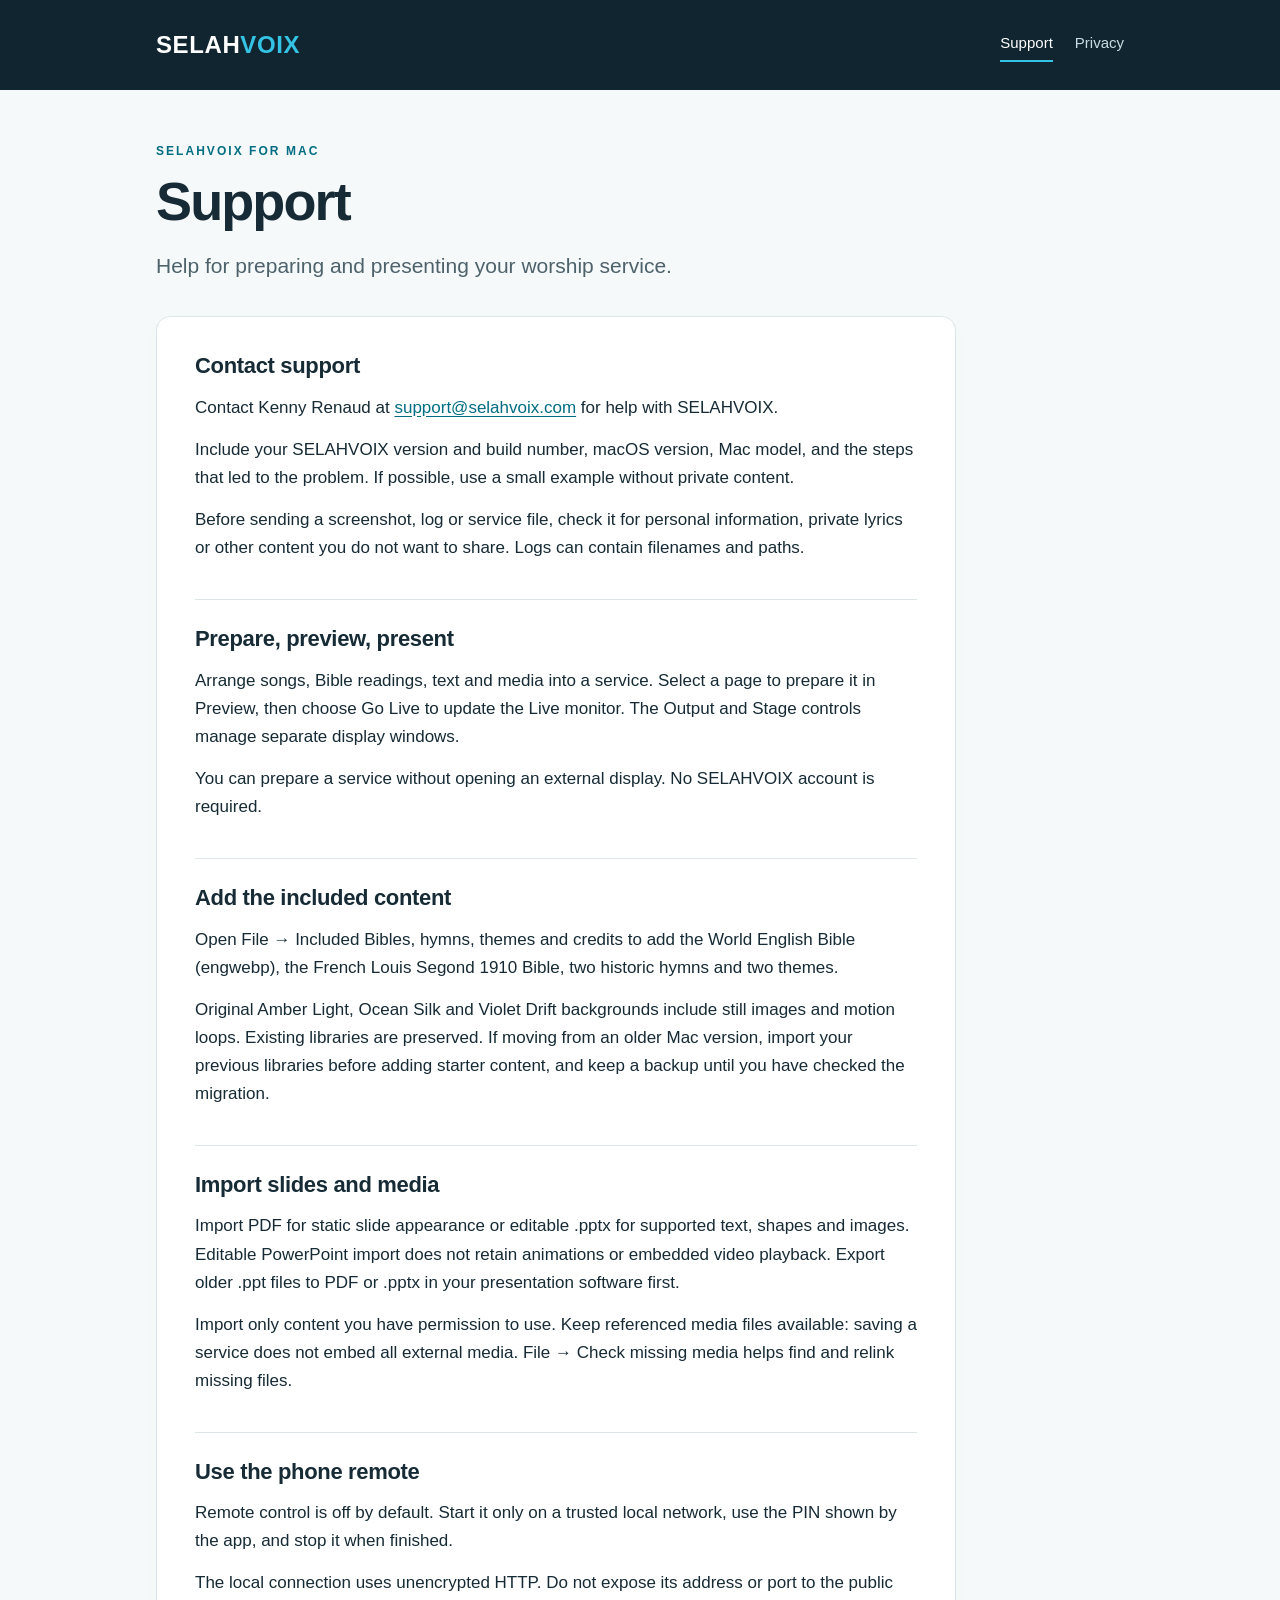
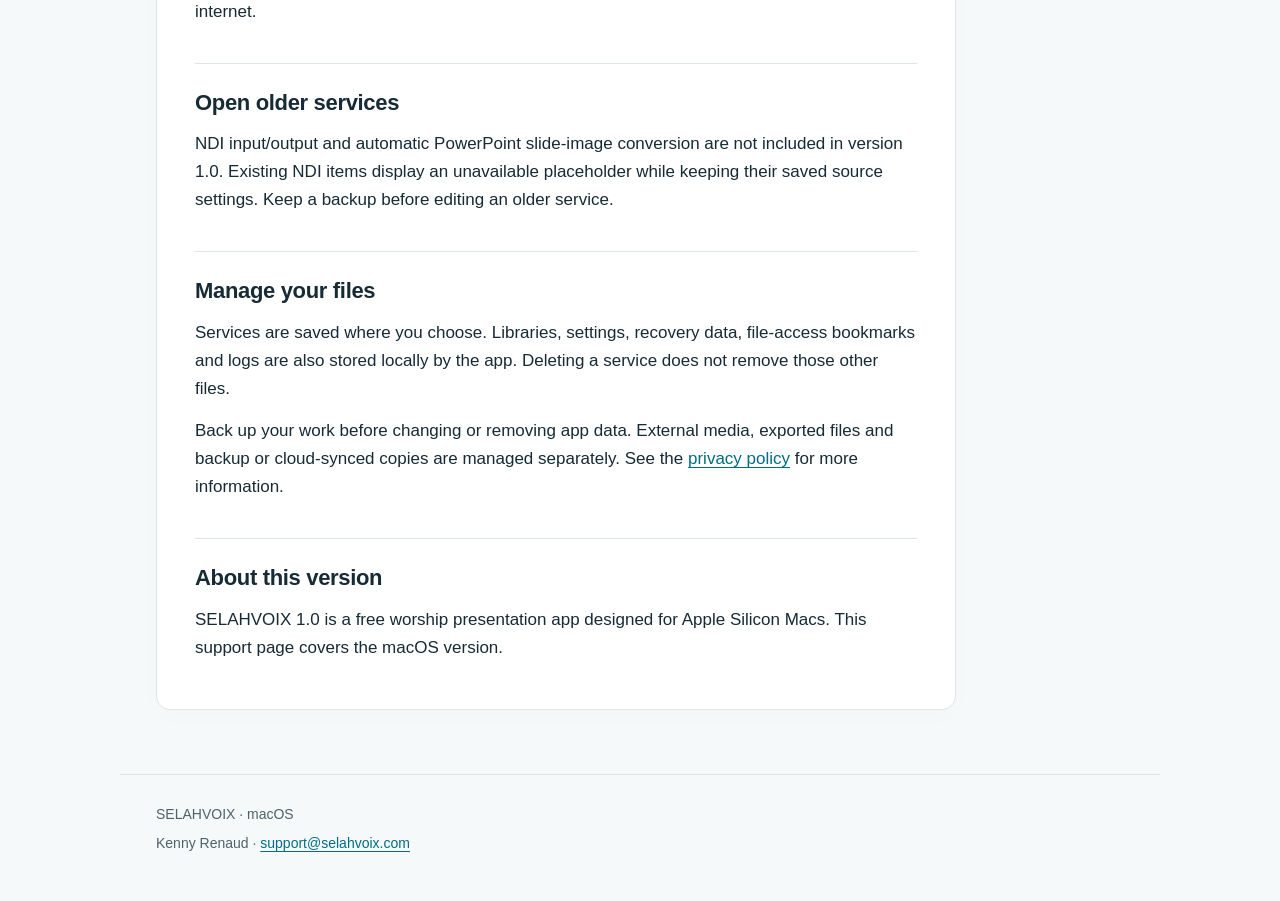
<file: index.html>
<!doctype html>
<html lang="en"><head><meta charset="utf-8"><meta name="viewport" content="width=device-width, initial-scale=1"><meta name="referrer" content="no-referrer"><meta http-equiv="Content-Security-Policy" content="default-src 'none'; style-src 'self'; img-src 'self'; base-uri 'none'; form-action 'none'"><title>Support — SELAHVOIX</title><meta name="description" content="Help for preparing and presenting your worship service."><link rel="stylesheet" href="styles.css"></head>
<body><a class="skip" href="#main">Skip to content</a><header><div class="header-inner"><a class="brand" href="index.html" aria-label="SELAHVOIX support">SELAH<span>VOIX</span></a><nav aria-label="Main navigation"><a href="index.html" aria-current="page">Support</a><a href="privacy.html">Privacy</a></nav></div></header>
<main id="main"><div class="hero"><p class="eyebrow">SELAHVOIX FOR MAC</p><h1>Support</h1><p class="intro">Help for preparing and presenting your worship service.</p></div><div class="reading"><section id="section-0"><h2>Contact support</h2><p>Contact Kenny Renaud at <a href="mailto:support@selahvoix.com">support@selahvoix.com</a> for help with SELAHVOIX.</p><p>Include your SELAHVOIX version and build number, macOS version, Mac model, and the steps that led to the problem. If possible, use a small example without private content.</p><p>Before sending a screenshot, log or service file, check it for personal information, private lyrics or other content you do not want to share. Logs can contain filenames and paths.</p></section>
<section id="section-1"><h2>Prepare, preview, present</h2><p>Arrange songs, Bible readings, text and media into a service. Select a page to prepare it in Preview, then choose Go Live to update the Live monitor. The Output and Stage controls manage separate display windows.</p><p>You can prepare a service without opening an external display. No SELAHVOIX account is required.</p></section>
<section id="section-2"><h2>Add the included content</h2><p>Open File → Included Bibles, hymns, themes and credits to add the World English Bible (engwebp), the French Louis Segond 1910 Bible, two historic hymns and two themes.</p><p>Original Amber Light, Ocean Silk and Violet Drift backgrounds include still images and motion loops. Existing libraries are preserved. If moving from an older Mac version, import your previous libraries before adding starter content, and keep a backup until you have checked the migration.</p></section>
<section id="section-3"><h2>Import slides and media</h2><p>Import PDF for static slide appearance or editable .pptx for supported text, shapes and images. Editable PowerPoint import does not retain animations or embedded video playback. Export older .ppt files to PDF or .pptx in your presentation software first.</p><p>Import only content you have permission to use. Keep referenced media files available: saving a service does not embed all external media. File → Check missing media helps find and relink missing files.</p></section>
<section id="section-4"><h2>Use the phone remote</h2><p>Remote control is off by default. Start it only on a trusted local network, use the PIN shown by the app, and stop it when finished.</p><p>The local connection uses unencrypted HTTP. Do not expose its address or port to the public internet.</p></section>
<section id="section-5"><h2>Open older services</h2><p>NDI input/output and automatic PowerPoint slide-image conversion are not included in version 1.0. Existing NDI items display an unavailable placeholder while keeping their saved source settings. Keep a backup before editing an older service.</p></section>
<section id="section-6"><h2>Manage your files</h2><p>Services are saved where you choose. Libraries, settings, recovery data, file-access bookmarks and logs are also stored locally by the app. Deleting a service does not remove those other files.</p><p>Back up your work before changing or removing app data. External media, exported files and backup or cloud-synced copies are managed separately. See the <a href="privacy.html">privacy policy</a> for more information.</p></section>
<section id="section-7"><h2>About this version</h2><p>SELAHVOIX 1.0 is a free worship presentation app designed for Apple Silicon Macs. This support page covers the macOS version.</p></section></div></main>
<footer><p>SELAHVOIX · macOS</p><p>Kenny Renaud · <a href="mailto:support@selahvoix.com">support@selahvoix.com</a></p></footer></body></html>
</file>
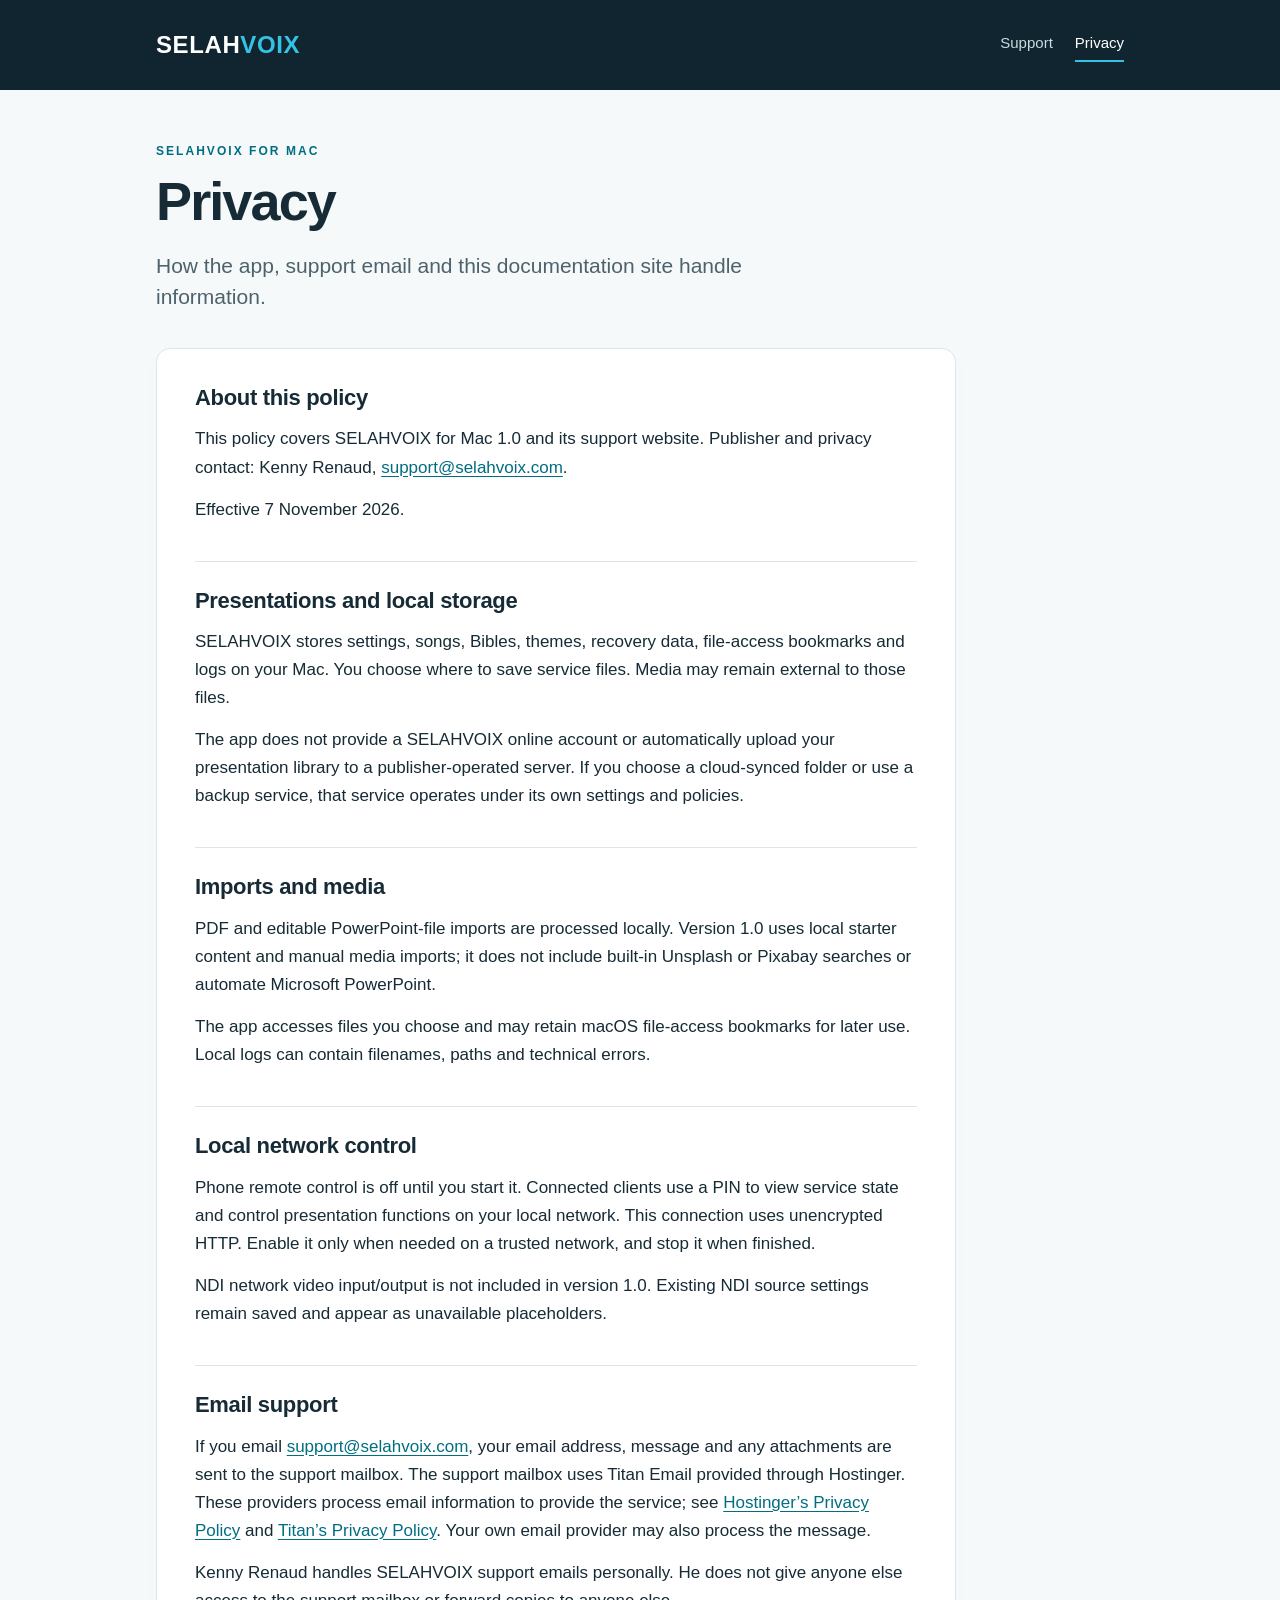
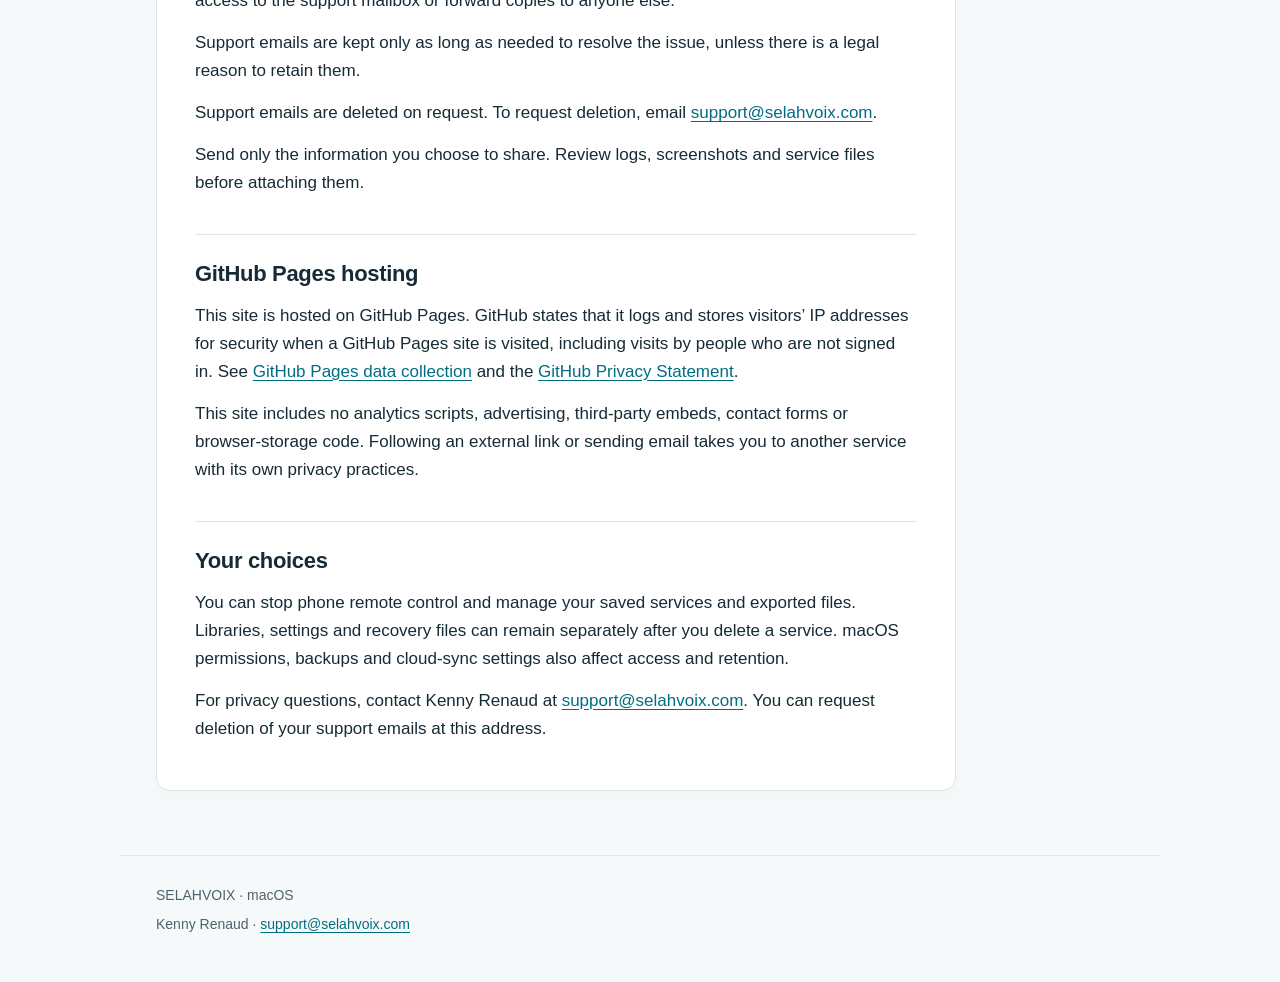
<file: privacy.html>
<!doctype html>
<html lang="en"><head><meta charset="utf-8"><meta name="viewport" content="width=device-width, initial-scale=1"><meta name="referrer" content="no-referrer"><meta http-equiv="Content-Security-Policy" content="default-src 'none'; style-src 'self'; img-src 'self'; base-uri 'none'; form-action 'none'"><title>Privacy — SELAHVOIX</title><meta name="description" content="How the app, support email and this documentation site handle information."><link rel="stylesheet" href="styles.css"></head>
<body><a class="skip" href="#main">Skip to content</a><header><div class="header-inner"><a class="brand" href="index.html" aria-label="SELAHVOIX support">SELAH<span>VOIX</span></a><nav aria-label="Main navigation"><a href="index.html">Support</a><a href="privacy.html" aria-current="page">Privacy</a></nav></div></header>
<main id="main"><div class="hero"><p class="eyebrow">SELAHVOIX FOR MAC</p><h1>Privacy</h1><p class="intro">How the app, support email and this documentation site handle information.</p></div><div class="reading"><section id="section-0"><h2>About this policy</h2><p>This policy covers SELAHVOIX for Mac 1.0 and its support website. Publisher and privacy contact: Kenny Renaud, <a href="mailto:support@selahvoix.com">support@selahvoix.com</a>.</p><p>Effective 7 November 2026.</p></section>
<section id="section-1"><h2>Presentations and local storage</h2><p>SELAHVOIX stores settings, songs, Bibles, themes, recovery data, file-access bookmarks and logs on your Mac. You choose where to save service files. Media may remain external to those files.</p><p>The app does not provide a SELAHVOIX online account or automatically upload your presentation library to a publisher-operated server. If you choose a cloud-synced folder or use a backup service, that service operates under its own settings and policies.</p></section>
<section id="section-2"><h2>Imports and media</h2><p>PDF and editable PowerPoint-file imports are processed locally. Version 1.0 uses local starter content and manual media imports; it does not include built-in Unsplash or Pixabay searches or automate Microsoft PowerPoint.</p><p>The app accesses files you choose and may retain macOS file-access bookmarks for later use. Local logs can contain filenames, paths and technical errors.</p></section>
<section id="section-3"><h2>Local network control</h2><p>Phone remote control is off until you start it. Connected clients use a PIN to view service state and control presentation functions on your local network. This connection uses unencrypted HTTP. Enable it only when needed on a trusted network, and stop it when finished.</p><p>NDI network video input/output is not included in version 1.0. Existing NDI source settings remain saved and appear as unavailable placeholders.</p></section>
<section id="section-4"><h2>Email support</h2><p>If you email <a href="mailto:support@selahvoix.com">support@selahvoix.com</a>, your email address, message and any attachments are sent to the support mailbox. The support mailbox uses Titan Email provided through Hostinger. These providers process email information to provide the service; see <a href="https://www.hostinger.com/legal/privacy-policy" rel="noreferrer">Hostinger’s Privacy Policy</a> and <a href="https://support.titan.email/hc/en-us/articles/360038535773-Titan-Privacy-Policy" rel="noreferrer">Titan’s Privacy Policy</a>. Your own email provider may also process the message.</p><p>Kenny Renaud handles SELAHVOIX support emails personally. He does not give anyone else access to the support mailbox or forward copies to anyone else.</p><p>Support emails are kept only as long as needed to resolve the issue, unless there is a legal reason to retain them.</p><p>Support emails are deleted on request. To request deletion, email <a href="mailto:support@selahvoix.com">support@selahvoix.com</a>.</p><p>Send only the information you choose to share. Review logs, screenshots and service files before attaching them.</p></section>
<section id="section-5"><h2>GitHub Pages hosting</h2><p>This site is hosted on GitHub Pages. GitHub states that it logs and stores visitors’ IP addresses for security when a GitHub Pages site is visited, including visits by people who are not signed in. See <a href="https://docs.github.com/en/pages/getting-started-with-github-pages/what-is-github-pages#data-collection" rel="noreferrer">GitHub Pages data collection</a> and the <a href="https://docs.github.com/en/site-policy/privacy-policies/github-general-privacy-statement" rel="noreferrer">GitHub Privacy Statement</a>.</p><p>This site includes no analytics scripts, advertising, third-party embeds, contact forms or browser-storage code. Following an external link or sending email takes you to another service with its own privacy practices.</p></section>
<section id="section-6"><h2>Your choices</h2><p>You can stop phone remote control and manage your saved services and exported files. Libraries, settings and recovery files can remain separately after you delete a service. macOS permissions, backups and cloud-sync settings also affect access and retention.</p><p>For privacy questions, contact Kenny Renaud at <a href="mailto:support@selahvoix.com">support@selahvoix.com</a>. You can request deletion of your support emails at this address.</p></section></div></main>
<footer><p>SELAHVOIX · macOS</p><p>Kenny Renaud · <a href="mailto:support@selahvoix.com">support@selahvoix.com</a></p></footer></body></html>
</file>
<file: styles.css>
:root{color-scheme:light;--ink:#162b35;--muted:#4d626b;--accent:#006d83;--line:#dce5e8;--paper:#f6f9fa;--night:#10252f}*{box-sizing:border-box}body{margin:0;background:var(--paper);color:var(--ink);font:17px/1.65 -apple-system,BlinkMacSystemFont,"Segoe UI",sans-serif}a{color:var(--accent);text-underline-offset:3px;overflow-wrap:anywhere}a:hover{text-decoration-thickness:2px}a:focus-visible{outline:3px solid #cc8a08;outline-offset:5px;border-radius:2px}.skip{position:absolute;top:-100px;left:15px;background:white;padding:12px;z-index:10}.skip:focus{top:12px}.draft{background:#fff0c9;color:#654600;text-align:center;padding:10px 20px;font-size:13px;font-weight:650;border-bottom:1px solid #ead391}header{background:var(--night);color:white}.header-inner{max-width:1040px;margin:auto;padding:25px 36px;display:flex;align-items:center;justify-content:space-between;gap:24px}.brand{font-size:24px;font-weight:850;letter-spacing:.025em;color:white;text-decoration:none}.brand span{color:#35c3e5}nav{display:flex;gap:22px}nav a{color:#c9dce3;font-size:15px;text-decoration:none;padding:4px 0}nav a[aria-current]{color:white;border-bottom:2px solid #35c3e5}main{max-width:1040px;margin:auto;padding:52px 36px 64px}.hero{max-width:790px;margin-bottom:35px}.eyebrow{font-size:12px;letter-spacing:.17em;color:var(--accent);font-weight:750;margin:0 0 10px}h1{font-size:clamp(38px,6vw,54px);letter-spacing:-.035em;line-height:1.12;margin:0 0 18px}.intro{font-size:21px;line-height:1.5;color:var(--muted);margin:0;max-width:690px}.reading{max-width:800px;background:white;border:1px solid var(--line);border-radius:14px;padding:10px 38px 25px;box-shadow:0 6px 24px #10252f04}section{padding:25px 0 8px}section+section{border-top:1px solid var(--line);margin-top:15px}h2{font-size:22px;line-height:1.3;letter-spacing:-.015em;margin:0 0 13px}p{margin:0 0 14px}.review-hold{border-left:4px solid #c58a12;background:#fff6de;padding:17px 20px;margin:20px 0;color:#654600;font-size:16px}.review-hold strong{display:block;margin-bottom:9px}.review-hold p:last-child{margin-bottom:0}footer{max-width:1040px;margin:auto;border-top:1px solid var(--line);padding:28px 36px 40px;color:var(--muted);font-size:14px}footer p{margin:0 0 6px}.small{font-size:12px;max-width:650px}@media(max-width:600px){.header-inner{padding:20px;gap:12px;flex-wrap:wrap}.brand{font-size:22px}nav{gap:18px}main{padding:35px 20px 42px}.hero{margin-bottom:25px}.intro{font-size:19px}.reading{padding:3px 21px 20px;border-radius:10px}h2{font-size:21px}section{padding-top:22px}footer{padding:25px 20px}.draft{font-size:12px;padding:9px 15px}}@media print{header,.draft,.skip{display:none}body,main,.reading{background:white;padding:0;box-shadow:none;border:0}main,footer{max-width:none}a{color:inherit}footer{margin-top:25px}.review-hold{break-inside:avoid}}
</file>
